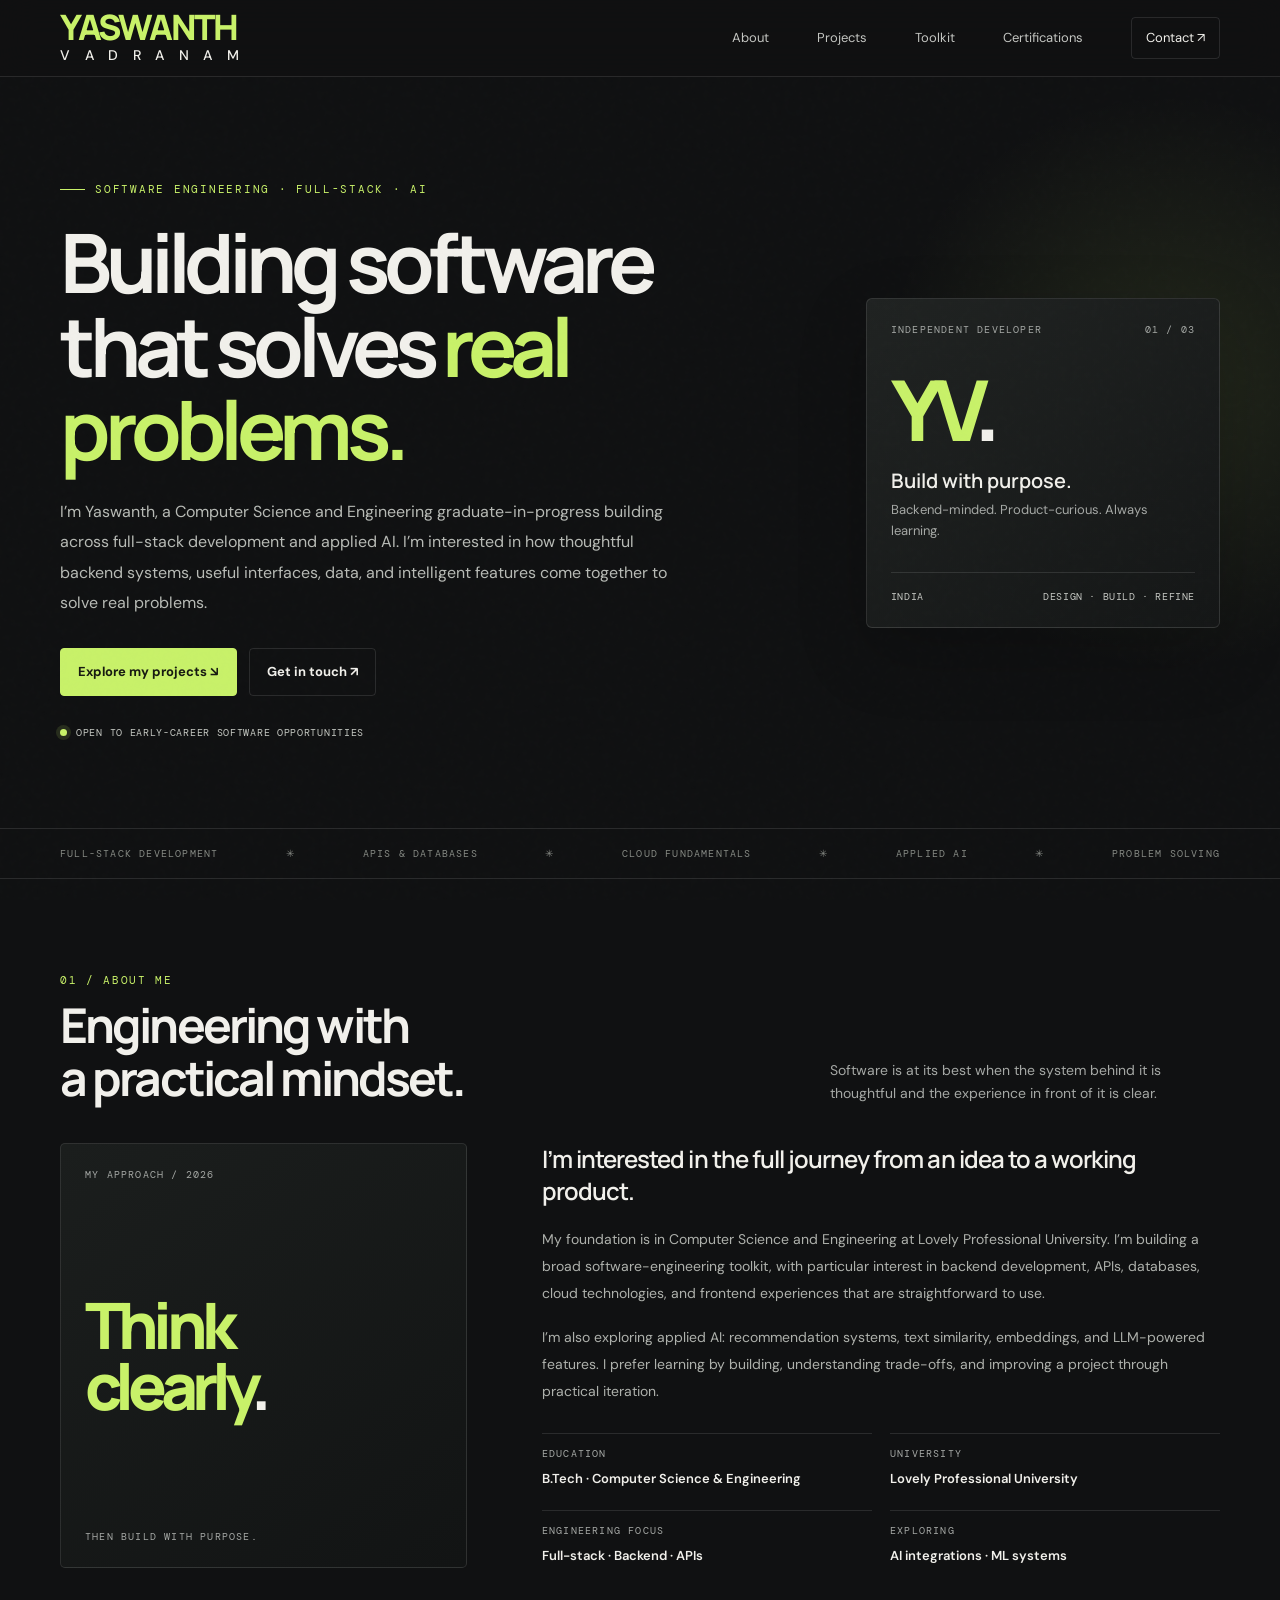
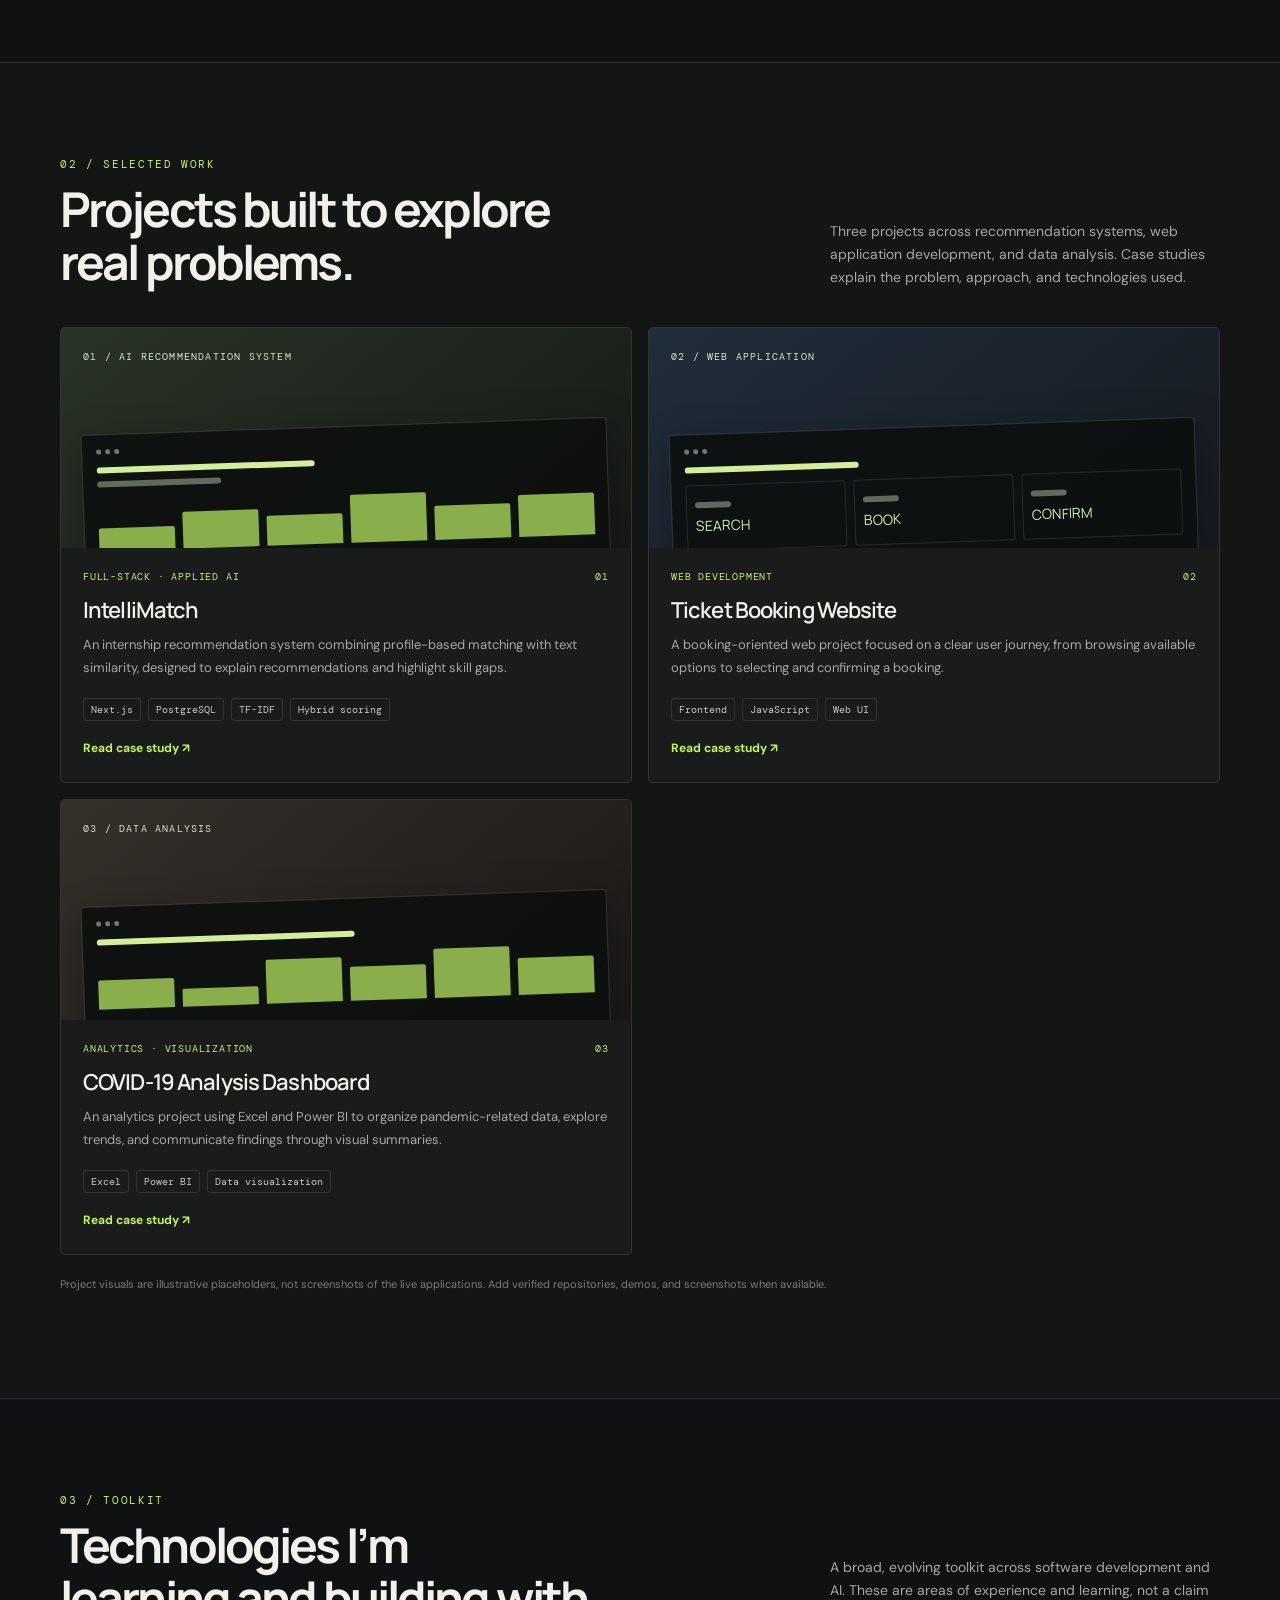
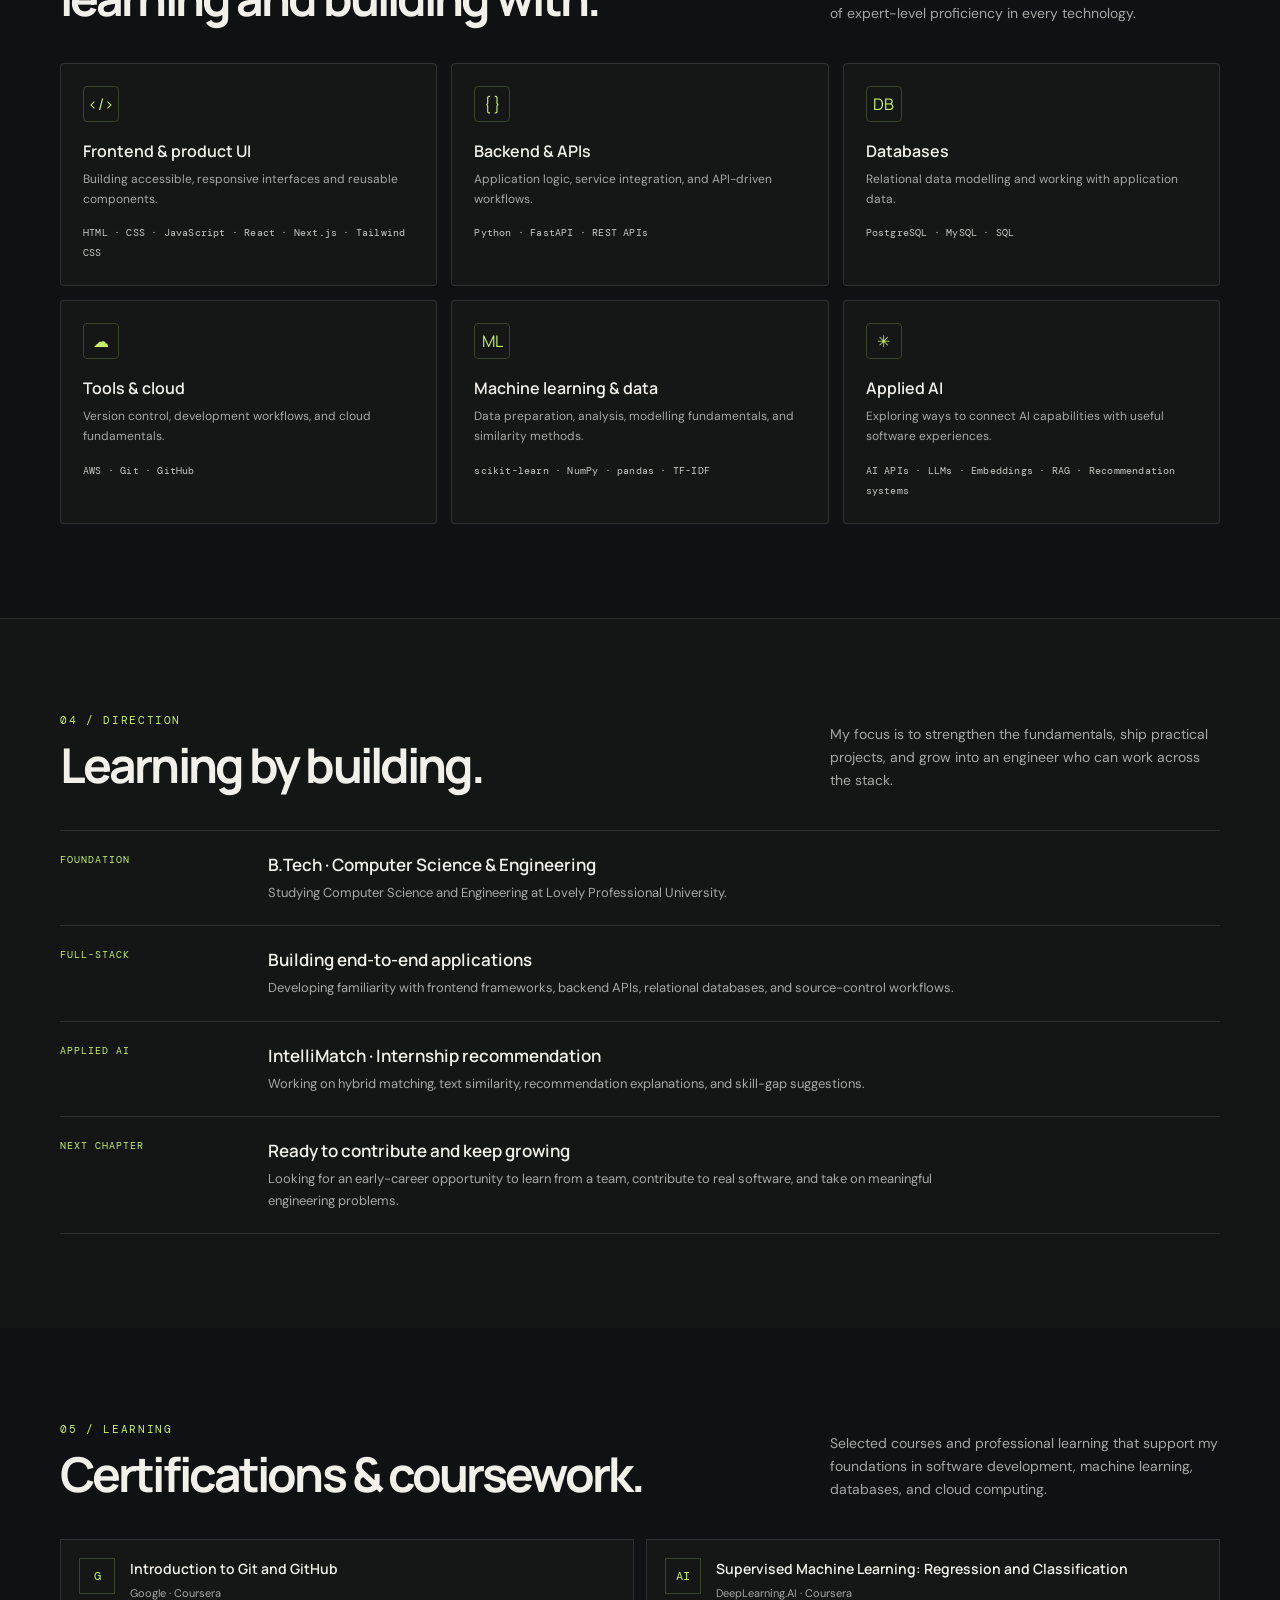
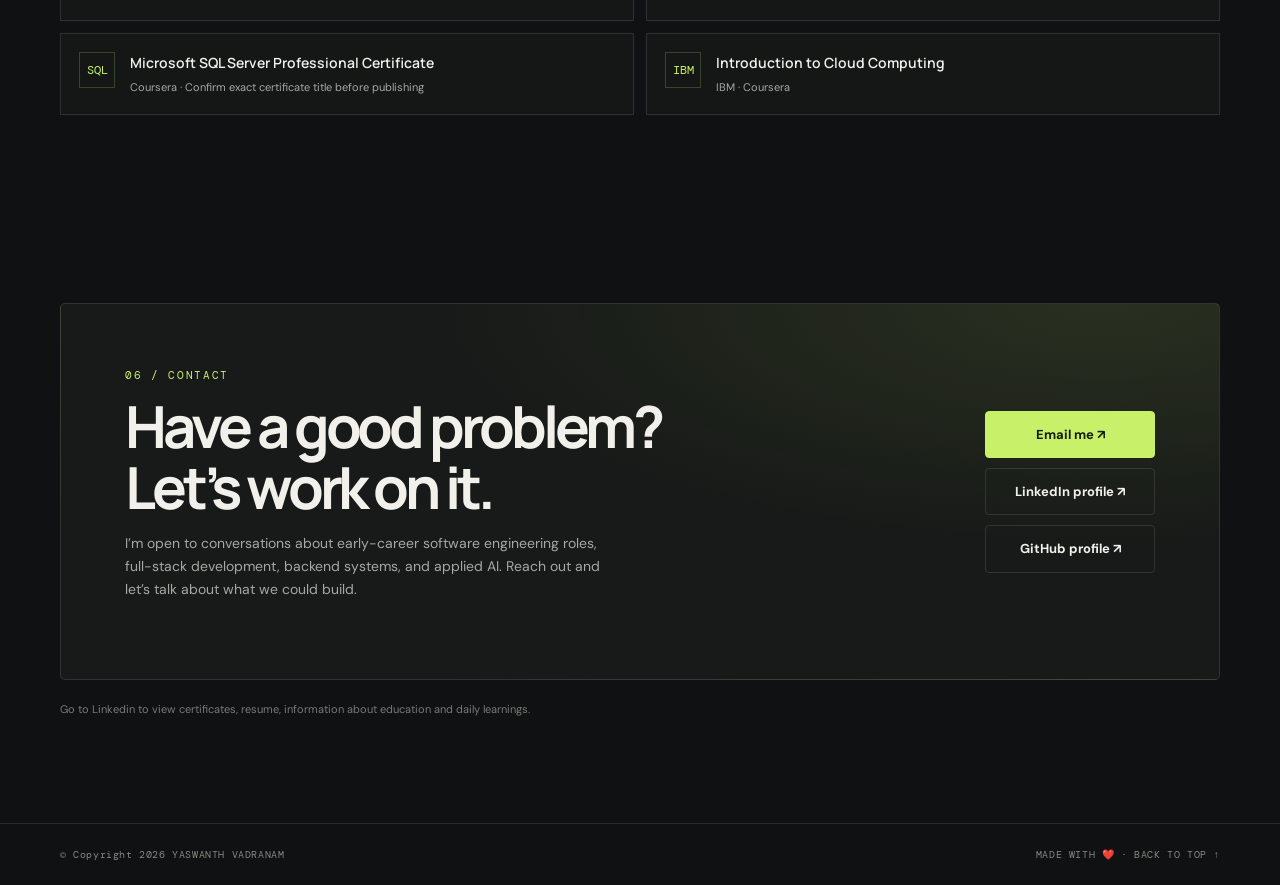
<file: index.html>
<!DOCTYPE html>
<html lang="en"><head>
<meta charset="UTF-8"><meta name="viewport" content="width=device-width, initial-scale=1.0">
<meta name="theme-color" content="#101112">
<meta name="description" content="Yaswanth Vadranam — software engineering, full-stack development, and applied AI.">
<title>Yaswanth Vadranam | Software Engineer</title>
<link rel="preconnect" href="https://fonts.googleapis.com"><link rel="preconnect" href="https://fonts.gstatic.com" crossorigin>
<link href="https://fonts.googleapis.com/css2?family=DM+Mono:wght@400;500&family=DM+Sans:wght@400;500;600;700&family=Manrope:wght@400;500;600;700;800&display=swap" rel="stylesheet">
<link rel="stylesheet" href="styles.css"></head><body><div class="noise"></div>
<header class="nav"><div class="wrap nav-inner">
<a class="brand" href="#top" aria-label="Yaswanth Vadranam home">
  <span class="brand-first">YASWANTH</span>
  <span class="brand-last">V A D R A N A M</span>
</a>

<nav class="nav-links" aria-label="Main navigation"><a href="#about">About</a><a href="#work">Projects</a><a href="#skills">Toolkit</a><a href="#certifications">Certifications</a><a class="nav-cta" href="#contact">Contact ↗</a></nav></div></header>

<main id="top">
<section class="hero"><div class="wrap hero-grid"><div class="reveal">
<div class="eyebrow">Software engineering · Full-stack · AI</div>
<h1>Building software<br>that solves <em>real problems.</em></h1>
<p class="hero-copy">I’m Yaswanth, a Computer Science and Engineering graduate-in-progress building across full-stack development and applied AI. I’m interested in how thoughtful backend systems, useful interfaces, data, and intelligent features come together to solve real problems.</p>
<div class="actions"><a class="btn btn-primary" href="#work">Explore my projects ↘</a><a class="btn btn-ghost" href="#contact">Get in touch ↗</a></div>
<div class="availability"><span class="dot"></span> OPEN TO EARLY-CAREER SOFTWARE OPPORTUNITIES</div>
</div><aside class="hero-card reveal" aria-label="Introduction"><div class="card-top"><span>Independent developer</span><span>01 / 03</span></div><div><div class="monogram">YV<span style="color:#f1f0eb">.</span></div><h3>Build with purpose.</h3><p>Backend-minded. Product-curious. Always learning.</p></div><div class="card-bottom"><span>INDIA</span><span>DESIGN · BUILD · REFINE</span></div></aside></div></section>
<div class="ticker"><div class="wrap ticker-inner"><span>Full-stack development</span><span>✳</span><span>APIs & databases</span><span>✳</span><span>Cloud fundamentals</span><span>✳</span><span>Applied AI</span><span>✳</span><span>Problem solving</span></div></div>
<section id="about"><div class="wrap"><div class="section-head reveal"><div><div class="section-kicker">01 / About me</div><h2>Engineering with<br>a practical mindset.</h2></div><p>Software is at its best when the system behind it is thoughtful and the experience in front of it is clear.</p></div>
<div class="about-grid"><div class="about-stamp reveal"><div class="stamp-label">My approach / 2026</div><div class="stamp-num">Think<br>clearly<span style="color:#f1f0eb">.</span></div><div class="stamp-label">Then build with purpose.</div></div>
<div class="about-text reveal"><h3>I’m interested in the full journey from an idea to a working product.</h3>
<p>My foundation is in Computer Science and Engineering at Lovely Professional University. I’m building a broad software-engineering toolkit, with particular interest in backend development, APIs, databases, cloud technologies, and frontend experiences that are straightforward to use.</p>
<p>I’m also exploring applied AI: recommendation systems, text similarity, embeddings, and LLM-powered features. I prefer learning by building, understanding trade-offs, and improving a project through practical iteration.</p>
<div class="facts"><div class="fact"><span>Education</span><strong>B.Tech · Computer Science & Engineering</strong></div><div class="fact"><span>University</span><strong>Lovely Professional University</strong></div><div class="fact"><span>Engineering focus</span><strong>Full-stack · Backend · APIs</strong></div><div class="fact"><span>Exploring</span><strong>AI integrations · ML systems</strong></div></div></div></div></div></section>
<section class="projects" id="work"><div class="wrap"><div class="section-head reveal"><div><div class="section-kicker">02 / Selected work</div><h2>Projects built to explore<br>real problems.</h2></div><p>Three projects across recommendation systems, web application development, and data analysis. Case studies explain the problem, approach, and technologies used.</p></div>
<div class="project-grid">
<article class="project reveal"><div class="project-art"><div class="art-label">01 / AI recommendation system</div><div class="mock-window"><div class="mock-top"><i></i><i></i><i></i></div><div class="mock-line"></div><div class="mock-line short"></div><div class="mock-bars"><b style="height:45%"></b><b style="height:72%"></b><b style="height:58%"></b><b style="height:92%"></b><b style="height:66%"></b><b style="height:80%"></b></div></div></div><div class="project-body"><div class="project-meta"><span>Full-stack · Applied AI</span><span>01</span></div><h3>IntelliMatch</h3><p>An internship recommendation system combining profile-based matching with text similarity, designed to explain recommendations and highlight skill gaps.</p><div class="tags"><span class="tag">Next.js</span><span class="tag">PostgreSQL</span><span class="tag">TF-IDF</span><span class="tag">Hybrid scoring</span></div><a class="project-link" href="projects/intellimatch.html">Read case study ↗</a></div></article>
<article class="project reveal"><div class="project-art"><div class="art-label">02 / Web application</div><div class="mock-window"><div class="mock-top"><i></i><i></i><i></i></div><div class="mock-line" style="width:35%"></div><div style="display:flex;gap:8px;margin-top:12px"><div style="height:66px;flex:1;border:1px solid #ffffff1c;border-radius:3px;padding:8px"><div class="mock-line short"></div><div style="font:14px Manrope;color:#d5efad">SEARCH</div></div><div style="height:66px;flex:1;border:1px solid #ffffff1c;border-radius:3px;padding:8px"><div class="mock-line short"></div><div style="font:14px Manrope;color:#d5efad">BOOK</div></div><div style="height:66px;flex:1;border:1px solid #ffffff1c;border-radius:3px;padding:8px"><div class="mock-line short"></div><div style="font:14px Manrope;color:#d5efad">CONFIRM</div></div></div></div></div><div class="project-body"><div class="project-meta"><span>Web development</span><span>02</span></div><h3>Ticket Booking Website</h3><p>A booking-oriented web project focused on a clear user journey, from browsing available options to selecting and confirming a booking.</p><div class="tags"><span class="tag">Frontend</span><span class="tag">JavaScript</span><span class="tag">Web UI</span></div><a class="project-link" href="projects/ticket-booking.html">Read case study ↗</a></div></article>
<article class="project reveal"><div class="project-art"><div class="art-label">03 / Data analysis</div><div class="mock-window"><div class="mock-top"><i></i><i></i><i></i></div><div class="mock-line" style="width:52%"></div><div class="mock-bars"><b style="height:55%"></b><b style="height:35%"></b><b style="height:85%"></b><b style="height:65%"></b><b style="height:95%"></b><b style="height:72%"></b></div></div></div><div class="project-body"><div class="project-meta"><span>Analytics · Visualization</span><span>03</span></div><h3>COVID-19 Analysis Dashboard</h3><p>An analytics project using Excel and Power BI to organize pandemic-related data, explore trends, and communicate findings through visual summaries.</p><div class="tags"><span class="tag">Excel</span><span class="tag">Power BI</span><span class="tag">Data visualization</span></div><a class="project-link" href="projects/covid-dashboard.html">Read case study ↗</a></div></article>
</div><p class="small-note">Project visuals are illustrative placeholders, not screenshots of the live applications. Add verified repositories, demos, and screenshots when available.</p></div></section>
<section id="skills"><div class="wrap"><div class="section-head reveal"><div><div class="section-kicker">03 / Toolkit</div><h2>Technologies I’m<br>learning and building with.</h2></div><p>A broad, evolving toolkit across software development and AI. These are areas of experience and learning, not a claim of expert-level proficiency in every technology.</p></div>
<div class="skills-grid">
<div class="skill-card reveal"><div class="skill-icon">&lt;/&gt;</div><h3>Frontend & product UI</h3><p>Building accessible, responsive interfaces and reusable components.</p><div class="skill-list">HTML · CSS · JavaScript · React · Next.js · Tailwind CSS</div></div>
<div class="skill-card reveal"><div class="skill-icon">{ }</div><h3>Backend & APIs</h3><p>Application logic, service integration, and API-driven workflows.</p><div class="skill-list">Python · FastAPI · REST APIs</div></div>
<div class="skill-card reveal"><div class="skill-icon">DB</div><h3>Databases</h3><p>Relational data modelling and working with application data.</p><div class="skill-list">PostgreSQL · MySQL · SQL</div></div>
<div class="skill-card reveal"><div class="skill-icon">☁</div><h3>Tools & cloud</h3><p>Version control, development workflows, and cloud fundamentals.</p><div class="skill-list">AWS · Git · GitHub</div></div>
<div class="skill-card reveal"><div class="skill-icon">ML</div><h3>Machine learning & data</h3><p>Data preparation, analysis, modelling fundamentals, and similarity methods.</p><div class="skill-list">scikit-learn · NumPy · pandas · TF-IDF</div></div>
<div class="skill-card reveal"><div class="skill-icon">✳</div><h3>Applied AI</h3><p>Exploring ways to connect AI capabilities with useful software experiences.</p><div class="skill-list">AI APIs · LLMs · Embeddings · RAG · Recommendation systems</div></div>
</div></div></section>
<section class="journey" id="journey"><div class="wrap"><div class="section-head reveal"><div><div class="section-kicker">04 / Direction</div><h2>Learning by building.</h2></div><p>My focus is to strengthen the fundamentals, ship practical projects, and grow into an engineer who can work across the stack.</p></div>
<div class="timeline"><div class="timeline-item reveal"><div class="timeline-date">Foundation</div><div><h3>B.Tech · Computer Science & Engineering</h3><p>Studying Computer Science and Engineering at Lovely Professional University.</p></div></div>
<div class="timeline-item reveal"><div class="timeline-date">Full-stack</div><div><h3>Building end-to-end applications</h3><p>Developing familiarity with frontend frameworks, backend APIs, relational databases, and source-control workflows.</p></div></div>
<div class="timeline-item reveal"><div class="timeline-date">Applied AI</div><div><h3>IntelliMatch · Internship recommendation</h3><p>Working on hybrid matching, text similarity, recommendation explanations, and skill-gap suggestions.</p></div></div>
<div class="timeline-item reveal"><div class="timeline-date">Next chapter</div><div><h3>Ready to contribute and keep growing</h3><p>Looking for an early-career opportunity to learn from a team, contribute to real software, and take on meaningful engineering problems.</p></div></div></div></div></section>
<section id="certifications"><div class="wrap"><div class="section-head reveal"><div><div class="section-kicker">05 / Learning</div><h2>Certifications & coursework.</h2></div><p>Selected courses and professional learning that support my foundations in software development, machine learning, databases, and cloud computing.</p></div>
<div class="certs">
<div class="cert reveal"><div class="cert-mark">G</div><div><h3>Introduction to Git and GitHub</h3><p>Google · Coursera</p></div></div>
<div class="cert reveal"><div class="cert-mark">AI</div><div><h3>Supervised Machine Learning: Regression and Classification</h3><p>DeepLearning.AI · Coursera</p></div></div>
<div class="cert reveal"><div class="cert-mark">SQL</div><div><h3>Microsoft SQL Server Professional Certificate</h3><p>Coursera · Confirm exact certificate title before publishing</p></div></div>
<div class="cert reveal"><div class="cert-mark">IBM</div><div><h3>Introduction to Cloud Computing</h3><p>IBM · Coursera</p></div></div>
</div></div></section>
<section id="contact"><div class="wrap"><div class="contact-panel reveal"><div><div class="section-kicker">06 / Contact</div><h2>Have a good problem?<br>Let’s work on it.</h2><p>I’m open to conversations about early-career software engineering roles, full-stack development, backend systems, and applied AI. Reach out and let’s talk about what we could build.</p></div>
<div class="contact-actions">
    
<a
  class="btn btn-primary"
  href="https://mail.google.com/mail/?view=cm&fs=1&to=yaswanthvadranam@gmail.com"
  target="_blank"
  rel="noopener noreferrer"
>
  Email me ↗
</a>


<a
  class="btn btn-ghost"
  href="https://www.linkedin.com/in/yaswanthbuilds/"
  target="_blank"
  rel="noopener noreferrer"
>
  LinkedIn profile ↗
</a>
    <a class="btn btn-ghost" href="https://github.com/" target="_blank" rel="noreferrer">GitHub profile ↗</a>
</div></div><p class="small-note">Go to Linkedin to view certificates, resume, information about education and daily learnings.</p></div></section>
</main><footer class="footer"><div class="wrap footer-inner"><span>© <span id="2026"></span> Copyright 2026 YASWANTH VADRANAM</span><span>MADE WITH ❤️ · <a href="#top">BACK TO TOP ↑</a></span></div></footer><script src="script.js"></script></body></html>
</file>
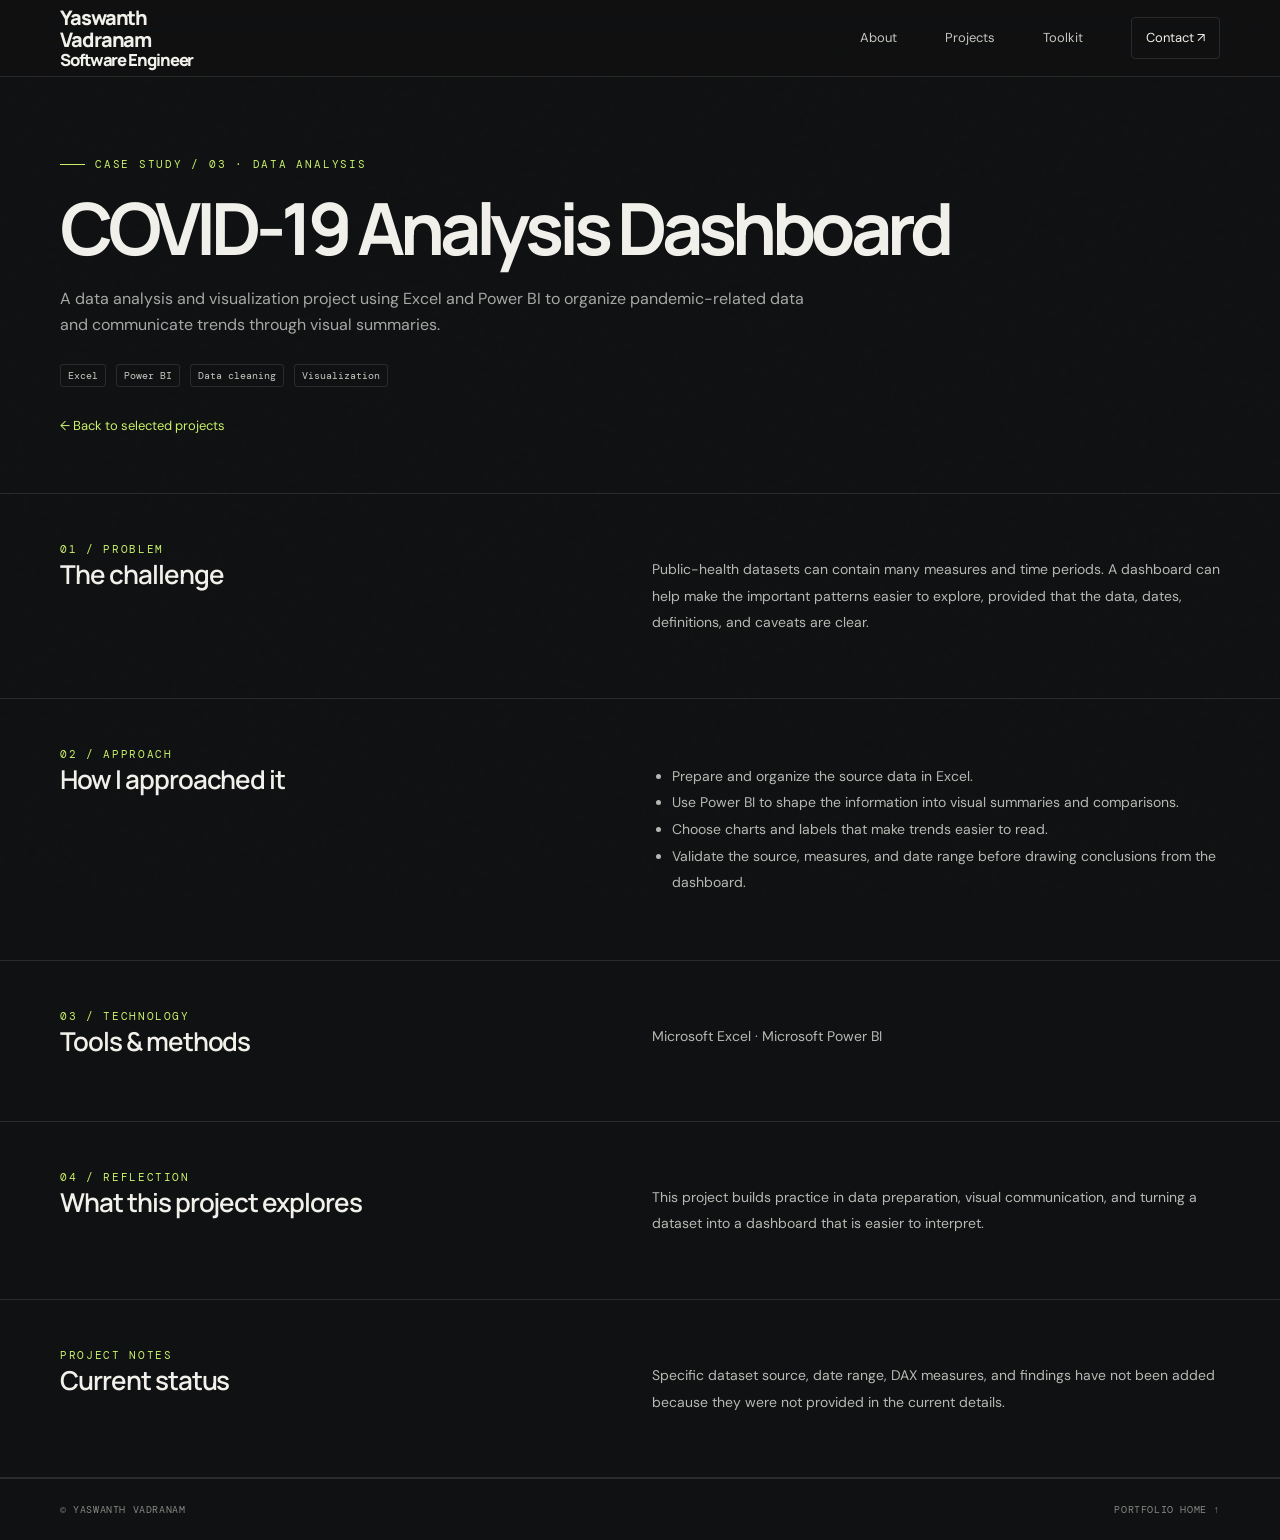
<file: Projects/covid-dashboard.html>
<!DOCTYPE html><html lang="en"><head><meta charset="UTF-8"><meta name="viewport" content="width=device-width, initial-scale=1.0"><meta name="theme-color" content="#101112"><title>COVID-19 Analysis Dashboard — Case Study | Yaswanth Vadranam</title><link rel="preconnect" href="https://fonts.googleapis.com"><link rel="preconnect" href="https://fonts.gstatic.com" crossorigin><link href="https://fonts.googleapis.com/css2?family=DM+Mono:wght@400;500&family=DM+Sans:wght@400;500;600;700&family=Manrope:wght@400;500;600;700;800&display=swap" rel="stylesheet"><link rel="stylesheet" href="../styles.css"></head><body><div class="noise"></div><header class="nav"><div class="wrap nav-inner"><a class="brand" href="../index.html">Yaswanth<span>Vadranam</span><small>Software Engineer</small></a><nav class="nav-links"><a href="../index.html#about">About</a><a href="../index.html#work">Projects</a><a href="../index.html#skills">Toolkit</a><a class="nav-cta" href="../index.html#contact">Contact ↗</a></nav></div></header><main><section class="case-hero"><div class="wrap"><div class="eyebrow">Case study / 03 · Data analysis</div><h1>COVID-19 Analysis Dashboard</h1><p>A data analysis and visualization project using Excel and Power BI to organize pandemic-related data and communicate trends through visual summaries.</p><div class="case-meta"><span class="tag">Excel</span><span class="tag">Power BI</span><span class="tag">Data cleaning</span><span class="tag">Visualization</span></div><a class="back-link" href="../index.html#work">← Back to selected projects</a></div></section><section class="case-section"><div class="wrap case-grid"><div><div class="section-kicker">01 / Problem</div><h2>The challenge</h2></div><p>Public-health datasets can contain many measures and time periods. A dashboard can help make the important patterns easier to explore, provided that the data, dates, definitions, and caveats are clear.</p></div></section><section class="case-section"><div class="wrap case-grid"><div><div class="section-kicker">02 / Approach</div><h2>How I approached it</h2></div><ul><li>Prepare and organize the source data in Excel.</li><li>Use Power BI to shape the information into visual summaries and comparisons.</li><li>Choose charts and labels that make trends easier to read.</li><li>Validate the source, measures, and date range before drawing conclusions from the dashboard.</li></ul></div></section><section class="case-section"><div class="wrap case-grid"><div><div class="section-kicker">03 / Technology</div><h2>Tools & methods</h2></div><p>Microsoft Excel · Microsoft Power BI</p></div></section><section class="case-section"><div class="wrap case-grid"><div><div class="section-kicker">04 / Reflection</div><h2>What this project explores</h2></div><p>This project builds practice in data preparation, visual communication, and turning a dataset into a dashboard that is easier to interpret.</p></div></section><section class="case-section"><div class="wrap case-grid"><div><div class="section-kicker">Project notes</div><h2>Current status</h2></div><p>Specific dataset source, date range, DAX measures, and findings have not been added because they were not provided in the current details.</p></div></section></main><footer class="footer"><div class="wrap footer-inner"><span>© <span id="year"></span> YASWANTH VADRANAM</span><a href="../index.html#top">PORTFOLIO HOME ↑</a></div></footer><script src="../script.js"></script></body></html>
</file>
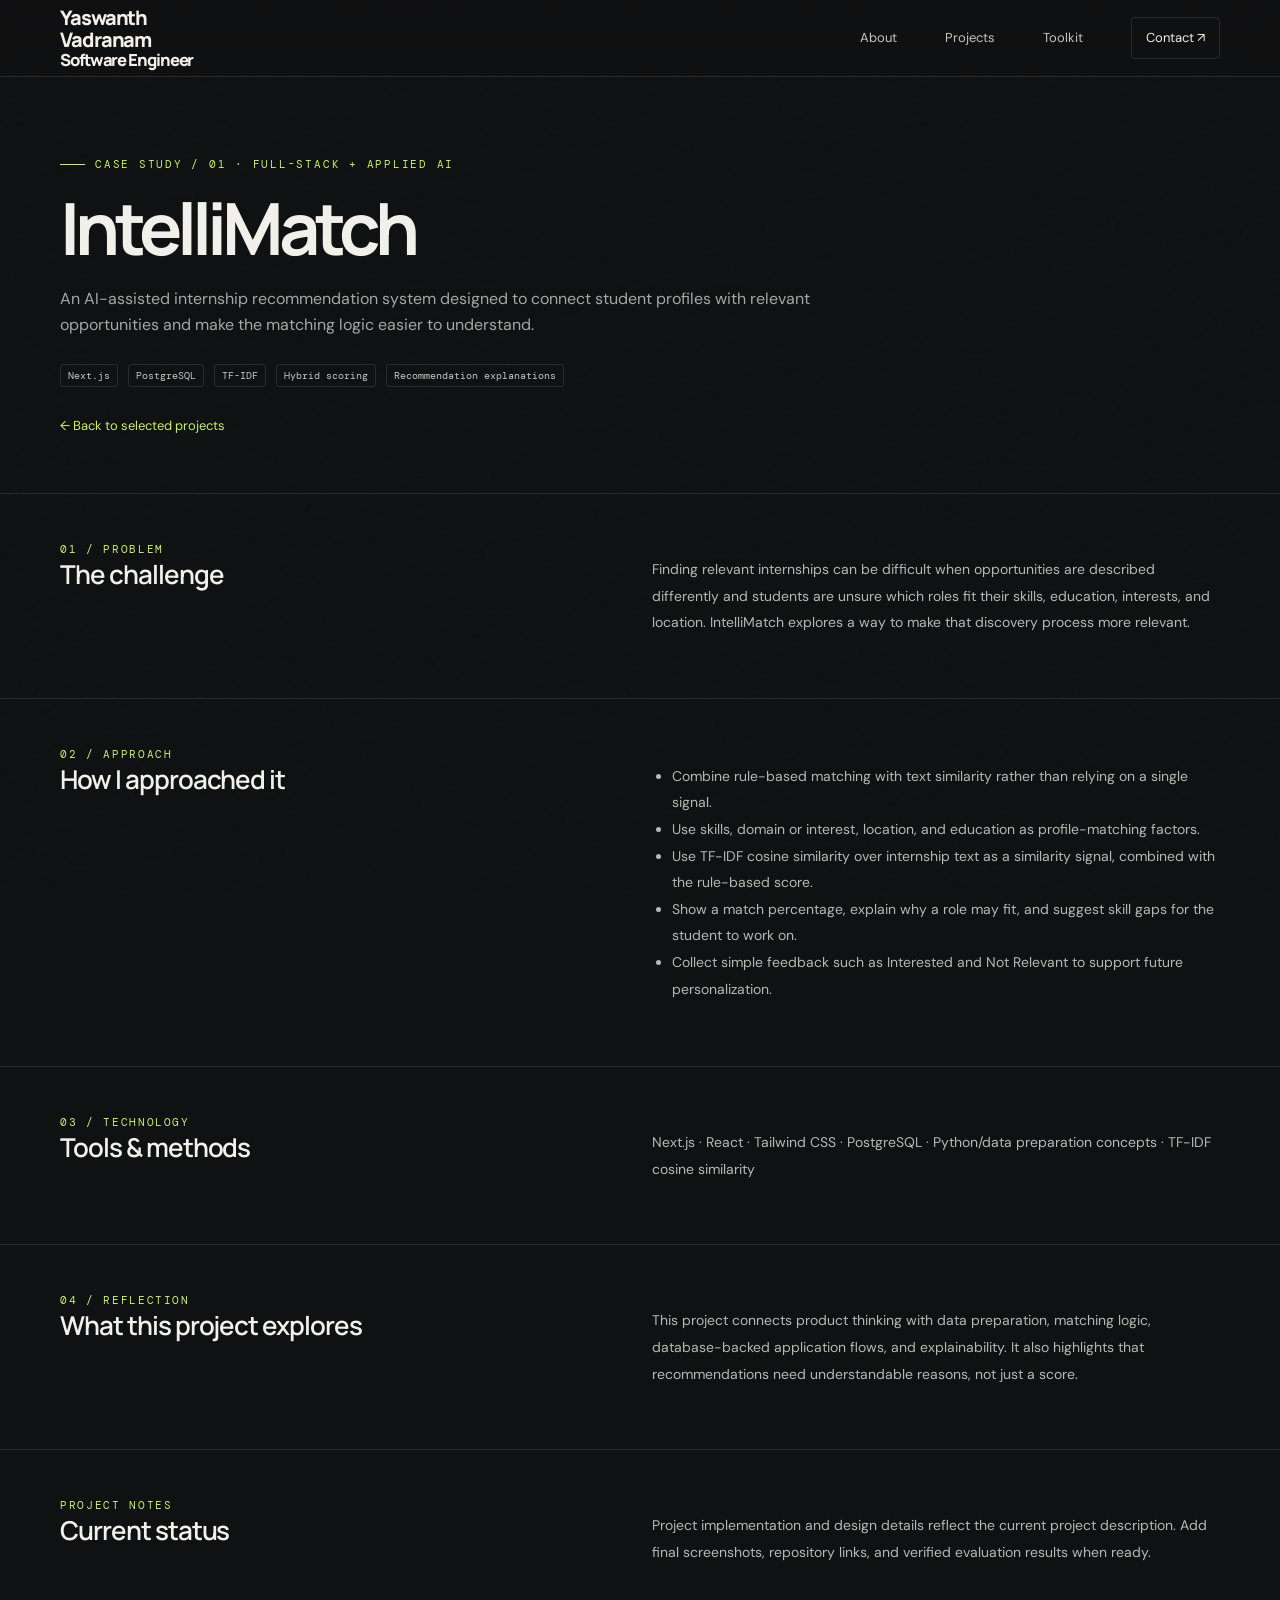
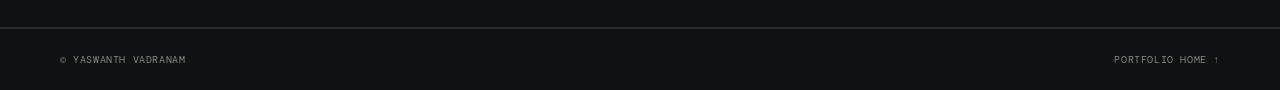
<file: Projects/intellimatch.html>
<!DOCTYPE html><html lang="en"><head><meta charset="UTF-8"><meta name="viewport" content="width=device-width, initial-scale=1.0"><meta name="theme-color" content="#101112"><title>IntelliMatch — Case Study | Yaswanth Vadranam</title><link rel="preconnect" href="https://fonts.googleapis.com"><link rel="preconnect" href="https://fonts.gstatic.com" crossorigin><link href="https://fonts.googleapis.com/css2?family=DM+Mono:wght@400;500&family=DM+Sans:wght@400;500;600;700&family=Manrope:wght@400;500;600;700;800&display=swap" rel="stylesheet"><link rel="stylesheet" href="../styles.css"></head><body><div class="noise"></div><header class="nav"><div class="wrap nav-inner"><a class="brand" href="../index.html">Yaswanth<span>Vadranam</span><small>Software Engineer</small></a><nav class="nav-links"><a href="../index.html#about">About</a><a href="../index.html#work">Projects</a><a href="../index.html#skills">Toolkit</a><a class="nav-cta" href="../index.html#contact">Contact ↗</a></nav></div></header><main><section class="case-hero"><div class="wrap"><div class="eyebrow">Case study / 01 · Full-stack + applied AI</div><h1>IntelliMatch</h1><p>An AI-assisted internship recommendation system designed to connect student profiles with relevant opportunities and make the matching logic easier to understand.</p><div class="case-meta"><span class="tag">Next.js</span><span class="tag">PostgreSQL</span><span class="tag">TF-IDF</span><span class="tag">Hybrid scoring</span><span class="tag">Recommendation explanations</span></div><a class="back-link" href="../index.html#work">← Back to selected projects</a></div></section><section class="case-section"><div class="wrap case-grid"><div><div class="section-kicker">01 / Problem</div><h2>The challenge</h2></div><p>Finding relevant internships can be difficult when opportunities are described differently and students are unsure which roles fit their skills, education, interests, and location. IntelliMatch explores a way to make that discovery process more relevant.</p></div></section><section class="case-section"><div class="wrap case-grid"><div><div class="section-kicker">02 / Approach</div><h2>How I approached it</h2></div><ul><li>Combine rule-based matching with text similarity rather than relying on a single signal.</li><li>Use skills, domain or interest, location, and education as profile-matching factors.</li><li>Use TF-IDF cosine similarity over internship text as a similarity signal, combined with the rule-based score.</li><li>Show a match percentage, explain why a role may fit, and suggest skill gaps for the student to work on.</li><li>Collect simple feedback such as Interested and Not Relevant to support future personalization.</li></ul></div></section><section class="case-section"><div class="wrap case-grid"><div><div class="section-kicker">03 / Technology</div><h2>Tools & methods</h2></div><p>Next.js · React · Tailwind CSS · PostgreSQL · Python/data preparation concepts · TF-IDF cosine similarity</p></div></section><section class="case-section"><div class="wrap case-grid"><div><div class="section-kicker">04 / Reflection</div><h2>What this project explores</h2></div><p>This project connects product thinking with data preparation, matching logic, database-backed application flows, and explainability. It also highlights that recommendations need understandable reasons, not just a score.</p></div></section><section class="case-section"><div class="wrap case-grid"><div><div class="section-kicker">Project notes</div><h2>Current status</h2></div><p>Project implementation and design details reflect the current project description. Add final screenshots, repository links, and verified evaluation results when ready.</p></div></section></main><footer class="footer"><div class="wrap footer-inner"><span>© <span id="year"></span> YASWANTH VADRANAM</span><a href="../index.html#top">PORTFOLIO HOME ↑</a></div></footer><script src="../script.js"></script></body></html>
</file>
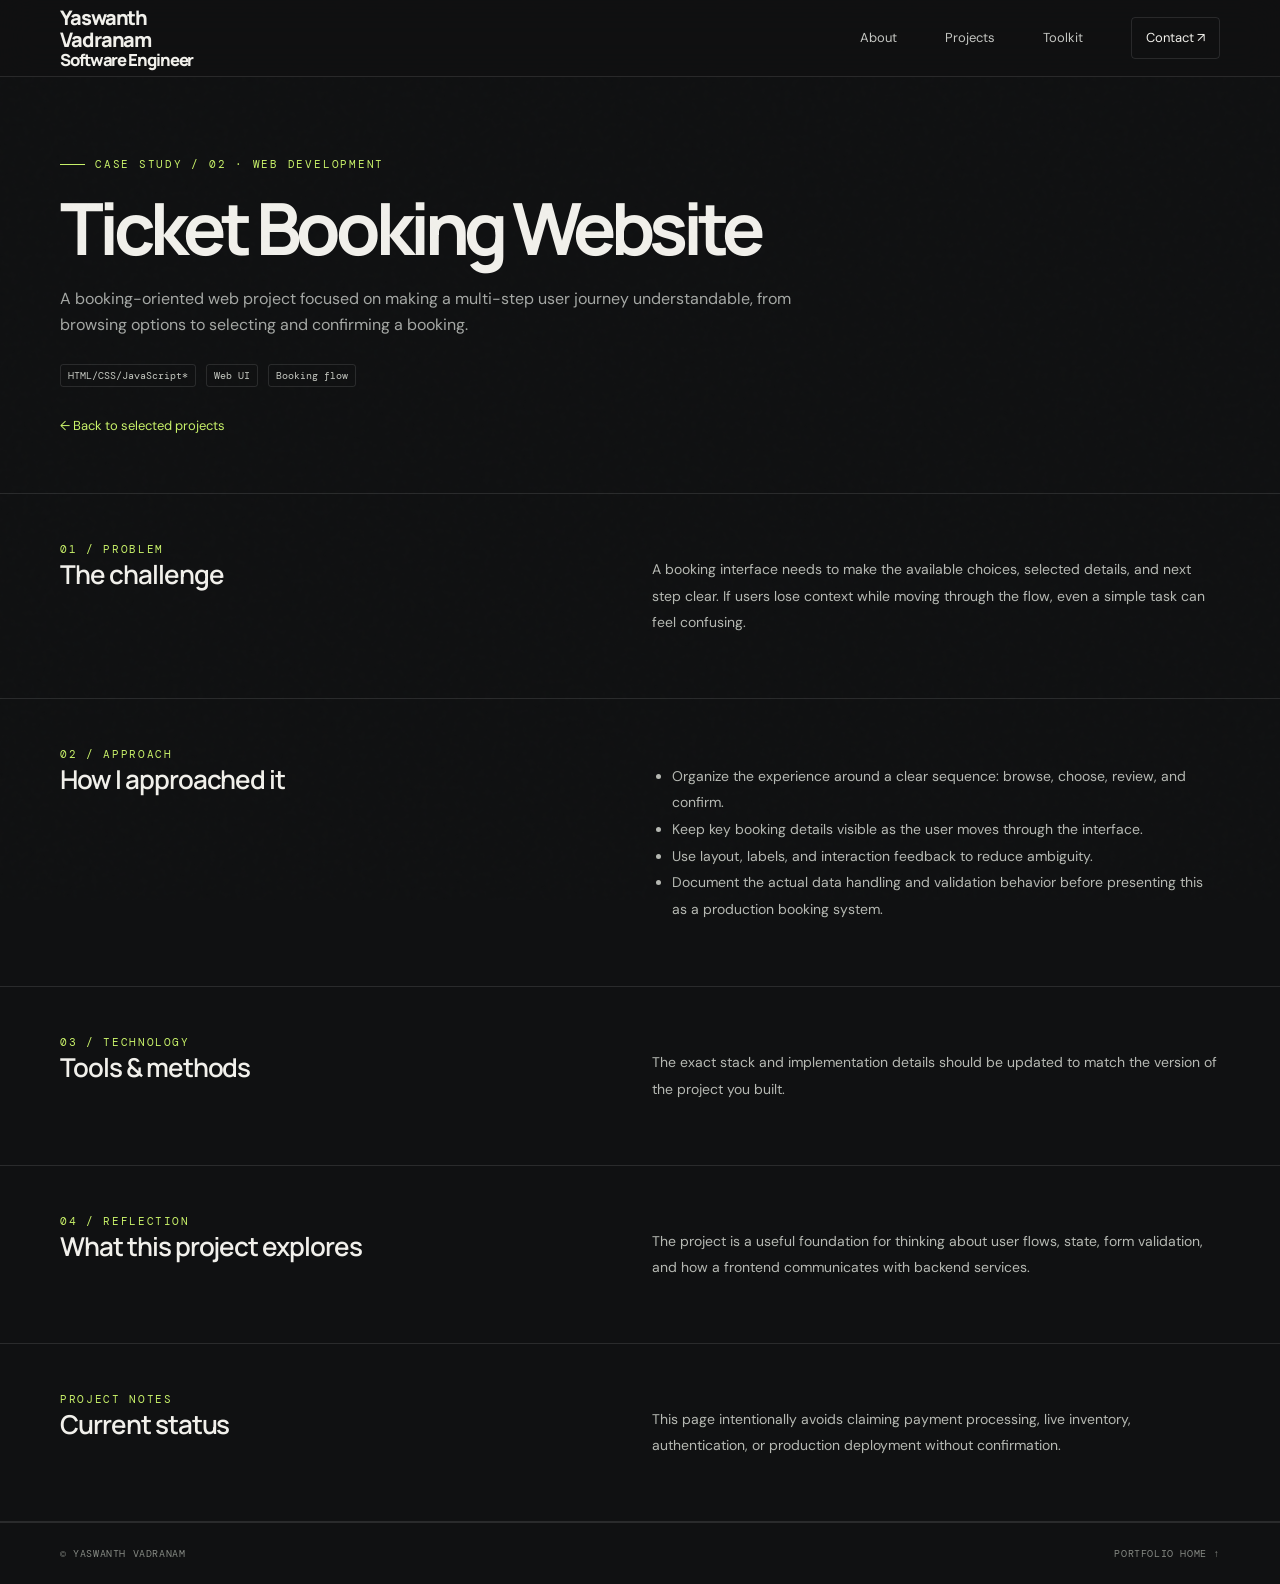
<file: Projects/ticket-booking.html>
<!DOCTYPE html><html lang="en"><head><meta charset="UTF-8"><meta name="viewport" content="width=device-width, initial-scale=1.0"><meta name="theme-color" content="#101112"><title>Ticket Booking Website — Case Study | Yaswanth Vadranam</title><link rel="preconnect" href="https://fonts.googleapis.com"><link rel="preconnect" href="https://fonts.gstatic.com" crossorigin><link href="https://fonts.googleapis.com/css2?family=DM+Mono:wght@400;500&family=DM+Sans:wght@400;500;600;700&family=Manrope:wght@400;500;600;700;800&display=swap" rel="stylesheet"><link rel="stylesheet" href="../styles.css"></head><body><div class="noise"></div><header class="nav"><div class="wrap nav-inner"><a class="brand" href="../index.html">Yaswanth<span>Vadranam</span><small>Software Engineer</small></a><nav class="nav-links"><a href="../index.html#about">About</a><a href="../index.html#work">Projects</a><a href="../index.html#skills">Toolkit</a><a class="nav-cta" href="../index.html#contact">Contact ↗</a></nav></div></header><main><section class="case-hero"><div class="wrap"><div class="eyebrow">Case study / 02 · Web development</div><h1>Ticket Booking Website</h1><p>A booking-oriented web project focused on making a multi-step user journey understandable, from browsing options to selecting and confirming a booking.</p><div class="case-meta"><span class="tag">HTML/CSS/JavaScript*</span><span class="tag">Web UI</span><span class="tag">Booking flow</span></div><a class="back-link" href="../index.html#work">← Back to selected projects</a></div></section><section class="case-section"><div class="wrap case-grid"><div><div class="section-kicker">01 / Problem</div><h2>The challenge</h2></div><p>A booking interface needs to make the available choices, selected details, and next step clear. If users lose context while moving through the flow, even a simple task can feel confusing.</p></div></section><section class="case-section"><div class="wrap case-grid"><div><div class="section-kicker">02 / Approach</div><h2>How I approached it</h2></div><ul><li>Organize the experience around a clear sequence: browse, choose, review, and confirm.</li><li>Keep key booking details visible as the user moves through the interface.</li><li>Use layout, labels, and interaction feedback to reduce ambiguity.</li><li>Document the actual data handling and validation behavior before presenting this as a production booking system.</li></ul></div></section><section class="case-section"><div class="wrap case-grid"><div><div class="section-kicker">03 / Technology</div><h2>Tools & methods</h2></div><p>The exact stack and implementation details should be updated to match the version of the project you built.</p></div></section><section class="case-section"><div class="wrap case-grid"><div><div class="section-kicker">04 / Reflection</div><h2>What this project explores</h2></div><p>The project is a useful foundation for thinking about user flows, state, form validation, and how a frontend communicates with backend services.</p></div></section><section class="case-section"><div class="wrap case-grid"><div><div class="section-kicker">Project notes</div><h2>Current status</h2></div><p>This page intentionally avoids claiming payment processing, live inventory, authentication, or production deployment without confirmation.</p></div></section></main><footer class="footer"><div class="wrap footer-inner"><span>© <span id="year"></span> YASWANTH VADRANAM</span><a href="../index.html#top">PORTFOLIO HOME ↑</a></div></footer><script src="../script.js"></script></body></html>
</file>
<file: styles.css>
:root{--bg:#101112;--panel:#17191a;--panel2:#1d2021;--text:#f1f0eb;--muted:#a5a8a5;--line:rgba(255,255,255,.11);--accent:#c8f169;--accent2:#e0f5b0;--max:1160px}
*{box-sizing:border-box}html{scroll-behavior:smooth;scroll-padding-top:90px}body{margin:0;background:var(--bg);color:var(--text);font-family:"DM Sans",sans-serif;line-height:1.65}a{color:inherit;text-decoration:none}button{font:inherit}.wrap{width:min(var(--max),calc(100% - 48px));margin:auto}
.noise{position:fixed;inset:0;pointer-events:none;opacity:.025;z-index:5;background-image:url("data:image/svg+xml,%3Csvg viewBox='0 0 180 180' xmlns='http://www.w3.org/2000/svg'%3E%3Cfilter id='n'%3E%3CfeTurbulence type='fractalNoise' baseFrequency='.8' numOctaves='4' stitchTiles='stitch'/%3E%3C/filter%3E%3Crect width='100%25' height='100%25' filter='url(%23n)' opacity='.5'/%3E%3C/svg%3E")}
.nav{position:sticky;top:0;z-index:10;background:rgba(16,17,18,.88);backdrop-filter:blur(18px);border-bottom:1px solid var(--line)}.nav-inner{min-height:76px;display:flex;align-items:center;justify-content:space-between;gap:20px}

.brand{font-family:Manrope,sans-serif;display:flex;flex-direction:column;line-height:1.09;font-weight:800;letter-spacing:-.055em;font-size:20px}


/* Overall logo arrangement */
.brand {
  display: flex;
  flex-direction: column;
  align-items: flex-start;
  gap: 0;
  text-decoration: none;
}

/* First name */
.brand-first {
  color: #f1f0eb;
  font-family: "Manrope", sans-serif;
  font-size: 35px;
  font-weight: 800;
  line-height: 1;
  letter-spacing: -0.065em;
}

/* Surname */
.brand-last {
  color: #f1f0eb;
  font-family: "DM Sans", sans-serif;
  font-size: 14px;
  font-weight: 500;
  line-height: 1.5;
  letter-spacing: 0.375em;
  white-space: nowrap;
}


/* Swap colours when hovering over the logo */
.brand:hover .brand-first {
  color: #f1f0eb;
}

.brand:hover .brand-last {
  color: var(--accent);
}

.brand .brand-first {
  color: var(--accent);
}{color:var(--accent)}.nav-links{display:flex;align-items:center;gap:48px;color:#c4c6c2;font-size:13px}
.nav-links a:hover{color:var(--accent)}.nav-cta{border:1px solid var(--line);padding:9px 14px;border-radius:4px;color:var(--text)!important}.nav-cta:hover{border-color:var(--accent)}

.eyebrow{font:11px "DM Mono",monospace;letter-spacing:.16em;text-transform:uppercase;color:var(--accent);display:flex;align-items:center;gap:10px}.eyebrow:before{content:"";height:1px;width:25px;background:var(--accent)}
.hero{padding:105px 0 84px;position:relative;overflow:hidden}.hero:after{content:"";position:absolute;width:600px;height:600px;right:-190px;top:5px;border-radius:50%;background:radial-gradient(circle,rgba(200,241,105,.10),rgba(200,241,105,0) 68%);pointer-events:none}.hero-grid{display:grid;grid-template-columns:1.35fr .65fr;gap:70px;align-items:center;position:relative;z-index:1}.hero h1{font:700 clamp(48px,6.7vw,82px)/1.02 Manrope,sans-serif;letter-spacing:-.075em;margin:25px 0 25px;max-width:800px}.hero h1 em{font-style:normal;color:var(--accent)}.hero-copy{font-size:16px;line-height:1.9;color:#b8bbb6;max-width:630px}.actions{display:flex;gap:12px;flex-wrap:wrap;margin-top:30px}.btn{display:inline-flex;align-items:center;justify-content:center;gap:10px;padding:12px 17px;border-radius:4px;font-size:13px;font-weight:700;transition:.2s ease;border:1px solid var(--line)}.btn-primary{background:var(--accent);color:#171a11;border-color:var(--accent)}.btn-primary:hover{background:var(--accent2);transform:translateY(-2px)}.btn-ghost:hover{border-color:var(--accent);transform:translateY(-2px)}.availability{display:inline-flex;align-items:center;gap:9px;color:#c5c8c2;font:10px "DM Mono",monospace;margin-top:30px;letter-spacing:.07em}.dot{width:7px;height:7px;border-radius:50%;background:var(--accent);box-shadow:0 0 0 4px rgba(200,241,105,.12)}
.hero-card{background:linear-gradient(145deg,#202322,#151717);border:1px solid var(--line);border-radius:6px;padding:24px;min-height:330px;display:flex;flex-direction:column;justify-content:space-between;box-shadow:0 25px 70px #0003}.card-top{display:flex;justify-content:space-between;color:var(--muted);font:10px "DM Mono",monospace;text-transform:uppercase;letter-spacing:.12em}.monogram{font:800 84px/.9 Manrope,sans-serif;letter-spacing:-.12em;color:var(--accent);margin:32px 0 20px}.hero-card h3{font:600 20px Manrope;margin:0 0 5px}.hero-card p{font-size:13px;color:var(--muted);margin:0}.card-bottom{border-top:1px solid var(--line);padding-top:17px;margin-top:27px;display:flex;justify-content:space-between;gap:12px;color:#c6c8c3;font:10px "DM Mono",monospace;letter-spacing:.06em}
.ticker{border-block:1px solid var(--line);overflow:hidden}.ticker-inner{display:flex;justify-content:space-between;gap:24px;padding:18px 0;color:#858983;font:10px "DM Mono",monospace;letter-spacing:.12em;text-transform:uppercase;white-space:nowrap}
section{padding:94px 0}.section-head{display:flex;justify-content:space-between;align-items:end;gap:30px;margin-bottom:38px}.section-kicker{color:var(--accent);font:11px "DM Mono",monospace;letter-spacing:.15em;text-transform:uppercase}.section-head h2{font:700 clamp(32px,4vw,48px)/1.1 Manrope,sans-serif;letter-spacing:-.06em;margin:12px 0 0}.section-head p{max-width:390px;color:var(--muted);font-size:14px;margin:0}
.about-grid{display:grid;grid-template-columns:.75fr 1.25fr;gap:75px}.about-stamp{border:1px solid var(--line);border-radius:5px;padding:24px;min-height:250px;display:flex;flex-direction:column;justify-content:space-between;background:linear-gradient(145deg,#1b1e1d,#121414)}.stamp-num{font:800 64px/.95 Manrope;letter-spacing:-.09em;color:var(--accent)}.stamp-label{font:10px "DM Mono",monospace;color:var(--muted);letter-spacing:.12em;text-transform:uppercase}.about-text h3{font:600 24px/1.35 Manrope;letter-spacing:-.04em;margin:0 0 18px}.about-text p{color:#aeb1ac;font-size:14px;line-height:1.95;margin:0 0 16px}.facts{display:grid;grid-template-columns:1fr 1fr;gap:18px;margin-top:28px}.fact{border-top:1px solid var(--line);padding-top:13px}.fact span{display:block;color:var(--muted);font:10px "DM Mono",monospace;letter-spacing:.12em;text-transform:uppercase;margin-bottom:5px}.fact strong{font-size:13px;font-weight:600}
.projects{background:#141616;border-block:1px solid var(--line)}.project-grid{display:grid;grid-template-columns:repeat(2,1fr);gap:16px}.project{border:1px solid var(--line);background:#191c1b;border-radius:5px;overflow:hidden;transition:.25s}.project:hover{transform:translateY(-4px);border-color:rgba(200,241,105,.45)}.project-art{height:220px;position:relative;overflow:hidden;padding:22px;background:linear-gradient(140deg,#2a3327,#161a17)}.project:nth-child(2) .project-art{background:linear-gradient(140deg,#202d3b,#171a20)}.project:nth-child(3) .project-art{background:linear-gradient(140deg,#34302a,#1b1917)}.art-label{font:10px "DM Mono",monospace;letter-spacing:.12em;text-transform:uppercase;color:#d8e5c7}.mock-window{position:absolute;left:22px;right:22px;bottom:-28px;height:150px;border:1px solid #ffffff24;background:#0d100fe8;border-radius:4px 4px 0 0;padding:14px;transform:rotate(-2deg);box-shadow:0 12px 40px #0004}.mock-top{display:flex;gap:4px;margin-bottom:13px}.mock-top i{width:5px;height:5px;border-radius:50%;background:#72786d}.mock-line{height:6px;width:44%;background:#d1ed9d;border-radius:4px;margin:8px 0}.mock-line.short{width:25%;background:#626b5b}.mock-bars{display:flex;align-items:end;gap:8px;height:52px;margin-top:12px}.mock-bars b{display:block;flex:1;background:#a8d65b;border-radius:2px 2px 0 0;opacity:.8}.project-body{padding:22px}.project-meta{display:flex;justify-content:space-between;gap:10px;color:var(--accent);font:10px "DM Mono",monospace;letter-spacing:.08em;text-transform:uppercase}.project h3{font:600 22px Manrope;letter-spacing:-.04em;margin:12px 0 8px}.project p{color:var(--muted);font-size:13px;line-height:1.8;margin:0 0 18px}.tags{display:flex;flex-wrap:wrap;gap:7px}.tag{border:1px solid var(--line);border-radius:3px;padding:4px 7px;color:#c6c9c2;font:10px "DM Mono",monospace}.project-link{display:inline-flex;margin-top:18px;color:var(--accent);font-size:12px;font-weight:700}.small-note{color:#777c75;font-size:11px;margin-top:20px}
.skills-grid{display:grid;grid-template-columns:repeat(3,1fr);gap:14px}.skill-card{border:1px solid var(--line);border-radius:4px;padding:22px;background:#151717}.skill-icon{width:36px;height:36px;border:1px solid #39452b;border-radius:4px;display:grid;place-items:center;color:var(--accent);font:16px Manrope;margin-bottom:18px}.skill-card h3{font:600 16px Manrope;margin:0 0 8px}.skill-card p{font-size:12px;color:var(--muted);margin:0 0 14px}.skill-list{font:10px/2 "DM Mono",monospace;color:#c7cac4;letter-spacing:.02em}
.journey{border-top:1px solid var(--line);background:#141616}.timeline{border-top:1px solid var(--line)}.timeline-item{display:grid;grid-template-columns:180px 1fr;gap:28px;padding:22px 0;border-bottom:1px solid var(--line)}.timeline-date{font:10px "DM Mono",monospace;letter-spacing:.1em;color:var(--accent);text-transform:uppercase}.timeline-item h3{font:600 17px Manrope;margin:0 0 6px}.timeline-item p{color:var(--muted);font-size:13px;margin:0;max-width:720px}
.certs{display:grid;grid-template-columns:1fr 1fr;gap:12px}.cert{padding:18px;border:1px solid var(--line);background:#151717;display:flex;gap:15px;align-items:flex-start}.cert-mark{flex:0 0 36px;height:36px;border:1px solid #39452b;display:grid;place-items:center;color:var(--accent);font:12px "DM Mono",monospace}.cert h3{font:600 14px/1.5 Manrope;margin:0 0 5px}.cert p{font-size:11px;color:var(--muted);margin:0}
.contact-panel{border:1px solid var(--line);border-radius:5px;padding:clamp(28px,6vw,64px);background:radial-gradient(ellipse at 90% 0%,rgba(200,241,105,.1),transparent 45%),#171a18;display:flex;justify-content:space-between;align-items:center;gap:40px}.contact-panel h2{font:700 clamp(34px,5vw,58px)/1.05 Manrope;letter-spacing:-.07em;margin:14px 0}.contact-panel p{color:var(--muted);max-width:500px;font-size:14px}.contact-actions{display:flex;flex-direction:column;gap:10px;min-width:170px}.contact-actions .btn{white-space:nowrap}.footer{padding:24px 0;border-top:1px solid var(--line);color:#858983;font:10px "DM Mono",monospace;letter-spacing:.06em}.footer-inner{display:flex;justify-content:space-between;gap:20px}.footer a:hover{color:var(--accent)}
.reveal{opacity:0;transform:translateY(16px);transition:opacity .7s ease,transform .7s ease}.reveal.visible{opacity:1;transform:translateY(0)}
.case-hero{padding:80px 0 55px;border-bottom:1px solid var(--line)}.case-hero h1{font:700 clamp(42px,6vw,72px)/1.04 Manrope;letter-spacing:-.07em;margin:20px 0}.case-hero p{color:var(--muted);max-width:760px;font-size:16px}.case-meta{display:flex;gap:10px;flex-wrap:wrap;margin-top:25px}.case-section{padding:48px 0;border-bottom:1px solid var(--line)}.case-section h2{font:600 26px Manrope;letter-spacing:-.04em;margin:0 0 14px}.case-section p,.case-section li{color:#b6b9b3;font-size:14px;line-height:1.9}.case-section ul{padding-left:20px}.case-grid{display:grid;grid-template-columns:1fr 1fr;gap:24px}.back-link{display:inline-block;color:var(--accent);font-size:13px;margin-top:28px}
@media(max-width:800px){.wrap{width:min(100% - 32px,var(--max))}.nav-inner{min-height:66px}.nav-links{gap:14px}.nav-links a:not(.nav-cta){display:none}.hero{padding:72px 0 60px}.hero-grid{grid-template-columns:1fr;gap:35px}.hero-card{min-height:260px}.monogram{font-size:70px;margin:22px 0 15px}.ticker-inner{justify-content:flex-start;overflow:hidden}.section-head{display:block}.section-head p{margin-top:15px}.about-grid{grid-template-columns:1fr;gap:24px}.about-stamp{min-height:185px}.project-grid{grid-template-columns:1fr}.skills-grid{grid-template-columns:1fr 1fr}.contact-panel{align-items:flex-start;flex-direction:column}.contact-actions{flex-direction:row;flex-wrap:wrap}.timeline-item{grid-template-columns:1fr;gap:7px}.case-grid{grid-template-columns:1fr}}
@media(max-width:520px){.hero h1{font-size:47px}.hero-copy{font-size:14px}.skills-grid,.certs{grid-template-columns:1fr}.facts{gap:13px}.section-head h2{font-size:33px}.ticker-inner{font-size:9px}.footer-inner{flex-direction:column}.actions .btn{flex:1}.project h3{font-size:20px}}
@media(prefers-reduced-motion:reduce){html{scroll-behavior:auto}.reveal{opacity:1;transform:none;transition:none}*{transition:none!important}}
</file>
